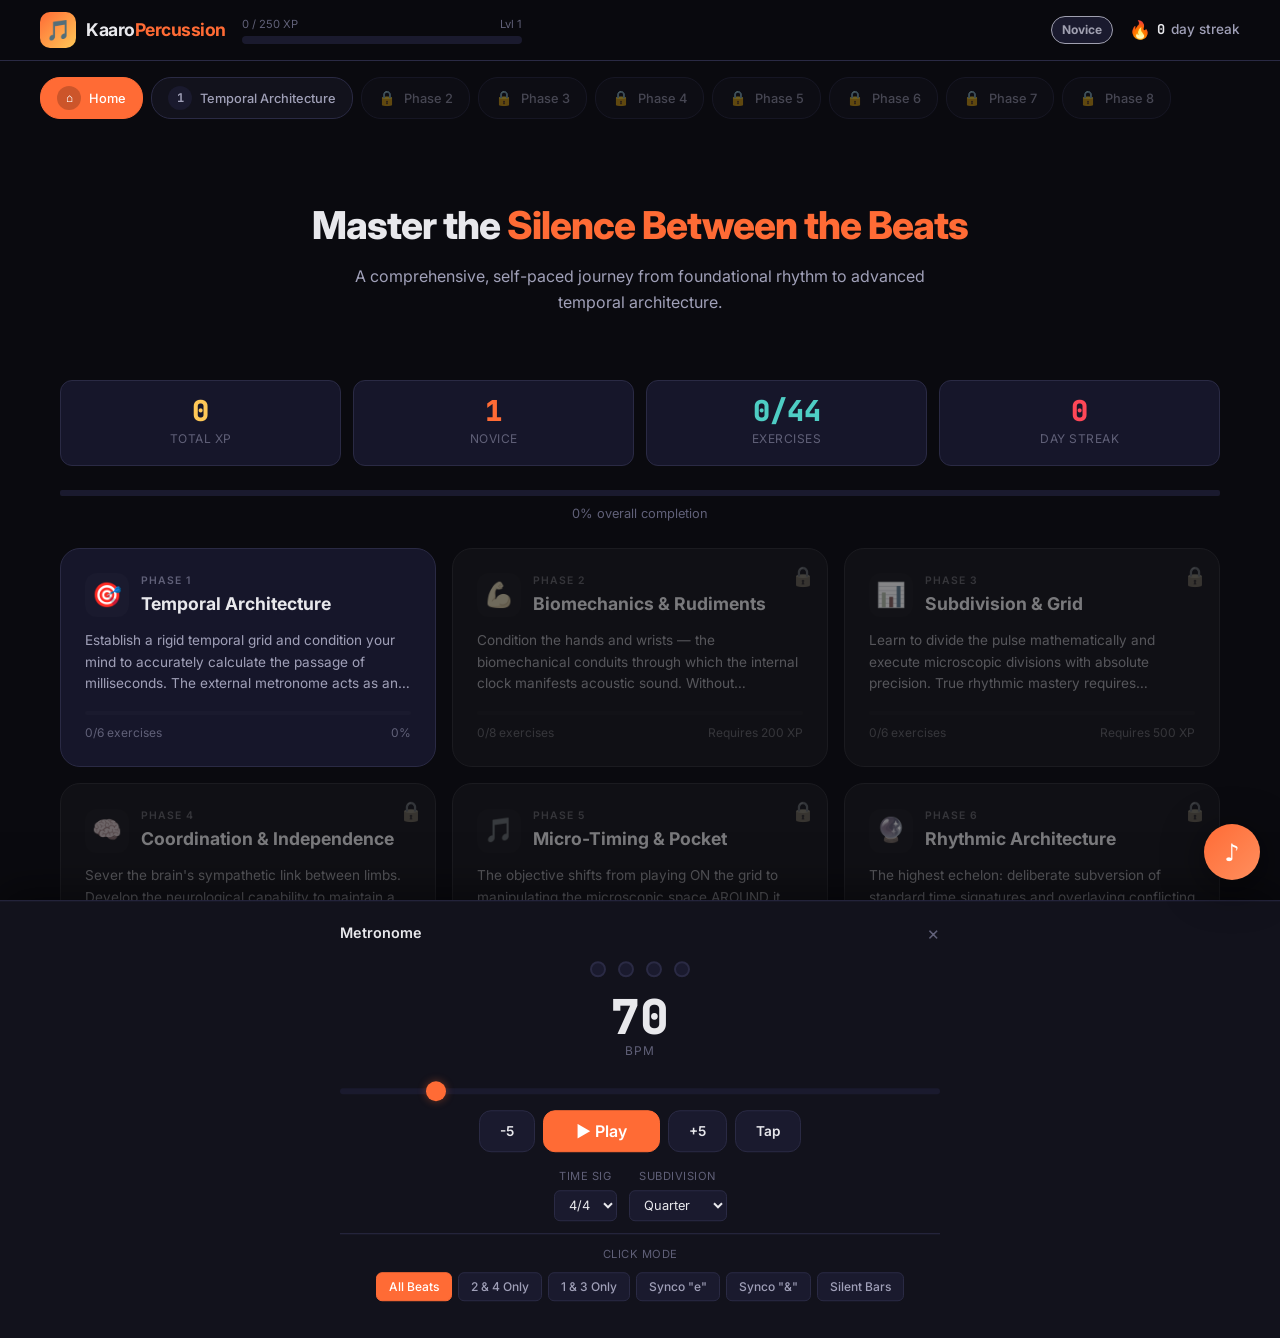
<file: index.html>
<!DOCTYPE html>
<html lang="en" prefix="og: https://ogp.me/ns#">
<head>
  <meta charset="UTF-8">
  <meta name="viewport" content="width=device-width, initial-scale=1.0">

  <!-- Primary Meta Tags -->
  <title>KaaroPercussion — Master the Silence Between the Beats</title>
  <meta name="title" content="KaaroPercussion — Master the Silence Between the Beats">
  <meta name="description" content="A free, self-paced percussion training game. 8 phases from foundational rhythm to advanced temporal architecture. Built-in metronome with ghost beats, virtual tap pads with timing accuracy tracking, XP leveling, and curated video lessons.">
  <meta name="keywords" content="drums, percussion, drumming, practice, metronome, rhythm training, drum rudiments, polyrhythm, subdivisions, limb independence, micro-timing, stick control, drum lessons, music education, tap pads, beat trainer">
  <meta name="author" content="KaaroPercussion">
  <meta name="robots" content="index, follow">
  <meta name="googlebot" content="index, follow">
  <meta name="language" content="English">
  <meta name="revisit-after" content="7 days">
  <meta name="rating" content="General">
  <link rel="canonical" href="https://karx.github.io/kaaroPercussion/">

  <!-- Theme -->
  <meta name="theme-color" content="#0a0a0f">
  <meta name="color-scheme" content="dark">
  <meta name="msapplication-TileColor" content="#0a0a0f">
  <meta name="apple-mobile-web-app-capable" content="yes">
  <meta name="apple-mobile-web-app-status-bar-style" content="black-translucent">
  <meta name="apple-mobile-web-app-title" content="KaaroPercussion">

  <!-- Open Graph / Facebook -->
  <meta property="og:type" content="website">
  <meta property="og:url" content="https://karx.github.io/kaaroPercussion/">
  <meta property="og:title" content="KaaroPercussion — Master the Silence Between the Beats">
  <meta property="og:description" content="Free, self-paced percussion training game. 8 phases, 48 exercises, built-in metronome with ghost beats, virtual tap pads with accuracy tracking. Level up from Novice to Temporal Wizard.">
  <meta property="og:image" content="https://karx.github.io/kaaroPercussion/og-image.png">
  <meta property="og:image:secure_url" content="https://karx.github.io/kaaroPercussion/og-image.png">
  <meta property="og:image:type" content="image/png">
  <meta property="og:image:width" content="1200">
  <meta property="og:image:height" content="630">
  <meta property="og:image:alt" content="KaaroPercussion dashboard showing 8 phases of percussion training with polyrhythm circle visualization">
  <meta property="og:site_name" content="KaaroPercussion">
  <meta property="og:locale" content="en_US">

  <!-- Twitter Card -->
  <meta name="twitter:card" content="summary_large_image">
  <meta name="twitter:url" content="https://karx.github.io/kaaroPercussion/">
  <meta name="twitter:title" content="KaaroPercussion — Master the Silence Between the Beats">
  <meta name="twitter:description" content="Free percussion training game. 8 phases, built-in metronome with ghost beats, virtual tap pads, XP system. From foundational rhythm to polyrhythms &amp; metric modulation.">
  <meta name="twitter:image" content="https://karx.github.io/kaaroPercussion/og-image.png">
  <meta name="twitter:image:alt" content="KaaroPercussion — 8-phase percussion training tool with metronome, tap pads, and accuracy tracking">

  <!-- Favicons -->
  <link rel="icon" type="image/svg+xml" href="favicon.svg">
  <link rel="icon" type="image/svg+xml" sizes="32x32" href="favicon.svg">
  <link rel="apple-touch-icon" href="favicon.svg">

  <!-- Web App Manifest -->
  <link rel="manifest" href="site.webmanifest">

  <!-- JSON-LD Structured Data -->
  <script type="application/ld+json">
  {
    "@context": "https://schema.org",
    "@type": "WebApplication",
    "name": "KaaroPercussion",
    "alternateName": "Kaaro Percussion Trainer",
    "url": "https://karx.github.io/kaaroPercussion/",
    "description": "A free, self-paced, gamified percussion training tool. 8 phases covering foundational rhythm, biomechanics, subdivisions, limb independence, micro-timing, polyrhythms, hand percussion, and professional practice architecture.",
    "applicationCategory": "EducationalApplication",
    "applicationSubCategory": "Music Education",
    "operatingSystem": "Any",
    "browserRequirements": "Requires JavaScript. Requires Web Audio API.",
    "offers": {
      "@type": "Offer",
      "price": "0",
      "priceCurrency": "USD"
    },
    "author": {
      "@type": "Organization",
      "name": "KaaroPercussion"
    },
    "image": "https://karx.github.io/kaaroPercussion/og-image.png",
    "screenshot": "https://karx.github.io/kaaroPercussion/og-image.png",
    "featureList": [
      "Built-in Web Audio metronome with ghost beat modes (silent bars, backbeat only, syncopation)",
      "6 virtual tap pads with synthesized drum sounds (keyboard & touch)",
      "Real-time timing accuracy tracking (ms offset from grid)",
      "8-phase structured curriculum from beginner to advanced",
      "48 exercises with interactive tools",
      "XP system with 10 levels and streak tracking",
      "Visual rhythm notation: accent grids, sticking patterns, polyrhythm circles",
      "Animated polyrhythm visualization with sweep hand",
      "Curated YouTube video lessons embedded per phase",
      "Practice timer for structured sessions",
      "Progress saved locally — no account needed",
      "Mobile-responsive dark theme"
    ],
    "educationalLevel": "Beginner to Advanced",
    "learningResourceType": "Interactive Resource",
    "teaches": [
      "Drum rudiments",
      "Rhythmic subdivision",
      "Metronomic timekeeping",
      "Limb independence",
      "Polyrhythms",
      "Metric modulation",
      "Micro-timing and pocket feel",
      "Hand percussion technique",
      "Practice routine architecture"
    ],
    "inLanguage": "en",
    "isAccessibleForFree": true,
    "interactionStatistic": [
      {
        "@type": "InteractionCounter",
        "interactionType": "https://schema.org/PlayAction",
        "userInteractionCount": 48,
        "description": "Total exercises across 8 phases"
      }
    ],
    "potentialAction": [
      {
        "@type": "PlayAction",
        "name": "Start Training",
        "target": "https://karx.github.io/kaaroPercussion/"
      },
      {
        "@type": "InteractAction",
        "name": "Use Metronome",
        "target": "https://karx.github.io/kaaroPercussion/#metronome",
        "description": "Open the built-in metronome with ghost beat modes"
      },
      {
        "@type": "InteractAction",
        "name": "Practice with Tap Pads",
        "description": "Use virtual drum pads to practice timing against the metronome"
      }
    ],
    "aggregateRating": {
      "@type": "AggregateRating",
      "ratingValue": "0",
      "bestRating": "100",
      "worstRating": "0",
      "ratingCount": "0",
      "description": "XP-based progression score (Novice to Temporal Wizard)"
    }
  }
  </script>

  <!-- Course Structured Data -->
  <script type="application/ld+json">
  {
    "@context": "https://schema.org",
    "@type": "Course",
    "name": "Comprehensive Percussion Training: From Foundational Rhythm to Advanced Temporal Architecture",
    "description": "A structured, 8-phase percussion curriculum covering metronomic timekeeping, stick control, subdivisions, limb independence, micro-timing, polyrhythms, hand percussion, and professional practice routines.",
    "provider": {
      "@type": "Organization",
      "name": "KaaroPercussion"
    },
    "educationalLevel": "Beginner to Advanced",
    "isAccessibleForFree": true,
    "inLanguage": "en",
    "numberOfCredits": 0,
    "hasCourseInstance": {
      "@type": "CourseInstance",
      "courseMode": "Online",
      "courseWorkload": "Self-paced"
    },
    "syllabusSections": [
      "Phase I: Temporal Architecture & Metronomic Continuum",
      "Phase II: Kinesiology, Biomechanics & Rudiments",
      "Phase III: Subdivision Fluency & Grid Methodology",
      "Phase IV: Four-Way Coordination & Limb Independence",
      "Phase V: Expressive Micro-Timing & The Pocket",
      "Phase VI: Advanced Rhythmic Architecture — Polyrhythms & Metric Modulation",
      "Phase VII: Hand Percussion — Somatic Rhythmic Expression",
      "Phase VIII: Professional Practice Regimen & Technology Integration"
    ]
  }
  </script>

  <!-- Preconnect for performance -->
  <link rel="preconnect" href="https://fonts.googleapis.com">
  <link rel="preconnect" href="https://fonts.gstatic.com" crossorigin>
  <link rel="preconnect" href="https://www.youtube-nocookie.com">

  <!-- Stylesheet -->
  <link rel="stylesheet" href="style.css">
</head>
<body>

  <!-- Header -->
  <header id="app-header">
    <div class="header-inner">
      <div class="logo">
        <div class="logo-icon">&#127925;</div>
        <div class="logo-text">Kaaro<span>Percussion</span></div>
      </div>
      <div class="xp-bar-container">
        <div class="xp-bar-label">
          <span id="xp-label">0 / 250 XP</span>
          <span id="level-label">Lvl 1</span>
        </div>
        <div class="xp-bar">
          <div class="xp-bar-fill" id="xp-bar-fill" style="width: 0%"></div>
        </div>
      </div>
      <div class="header-stats">
        <span class="level-badge" id="level-badge">Novice</span>
        <div class="stat-badge">
          <span class="icon">&#128293;</span>
          <span class="value" id="streak-value">0</span>
          <span>day streak</span>
        </div>
      </div>
    </div>
  </header>

  <!-- Phase Navigation -->
  <nav id="phase-nav">
    <div class="phase-nav-inner" id="phase-nav-inner">
      <!-- Populated by JS -->
    </div>
  </nav>

  <!-- Main Content -->
  <main id="app-content">
    <!-- Views rendered here by JS -->
  </main>

  <!-- Metronome Toggle Button -->
  <button class="metronome-toggle" id="metronome-toggle" title="Toggle Metronome">
    &#9834;
  </button>

  <!-- Metronome Panel -->
  <div id="metronome-panel">
    <div class="metronome-inner">
      <div class="metronome-header">
        <h3>Metronome</h3>
        <button class="metronome-close" id="metronome-close">&times;</button>
      </div>
      <div class="metronome-pulse" id="metronome-pulse">
        <!-- Pulse dots populated by JS -->
      </div>
      <div class="metronome-bpm-display">
        <div class="metronome-bpm-value" id="bpm-display">70</div>
        <div class="metronome-bpm-label">BPM</div>
      </div>
      <input type="range" class="metronome-slider" id="bpm-slider" min="30" max="300" value="70">
      <div class="metronome-controls">
        <button class="metro-btn" id="bpm-down">-5</button>
        <button class="metro-btn play-btn" id="metro-play">&#9654; Play</button>
        <button class="metro-btn" id="bpm-up">+5</button>
        <button class="metro-btn" id="tap-tempo">Tap</button>
      </div>
      <div class="metronome-options">
        <div class="metro-option">
          <label>Time Sig</label>
          <select id="time-sig">
            <option value="2">2/4</option>
            <option value="3">3/4</option>
            <option value="4" selected>4/4</option>
            <option value="5">5/4</option>
            <option value="6">6/8</option>
            <option value="7">7/8</option>
          </select>
        </div>
        <div class="metro-option">
          <label>Subdivision</label>
          <select id="subdivision">
            <option value="1" selected>Quarter</option>
            <option value="2">Eighth</option>
            <option value="3">Triplet</option>
            <option value="4">Sixteenth</option>
          </select>
        </div>
      </div>
      <div class="metro-ghost-mode">
        <label>Click Mode</label>
        <div class="ghost-mode-select" id="ghost-mode-select">
          <button class="ghost-mode-btn active" data-ghost="all">All Beats</button>
          <button class="ghost-mode-btn" data-ghost="2-4">2 &amp; 4 Only</button>
          <button class="ghost-mode-btn" data-ghost="1-3">1 &amp; 3 Only</button>
          <button class="ghost-mode-btn" data-ghost="synco-e">Synco "e"</button>
          <button class="ghost-mode-btn" data-ghost="synco-and">Synco "&amp;"</button>
          <button class="ghost-mode-btn" data-ghost="silent-bars">Silent Bars</button>
        </div>
        <div class="ghost-bar-counter" id="ghost-bar-counter"></div>
      </div>
    </div>
  </div>

  <!-- Toast Container -->
  <div id="toast-container"></div>

  <!-- Scripts -->
  <script src="data.js"></script>
  <script src="app.js"></script>

</body>
</html>
</file>
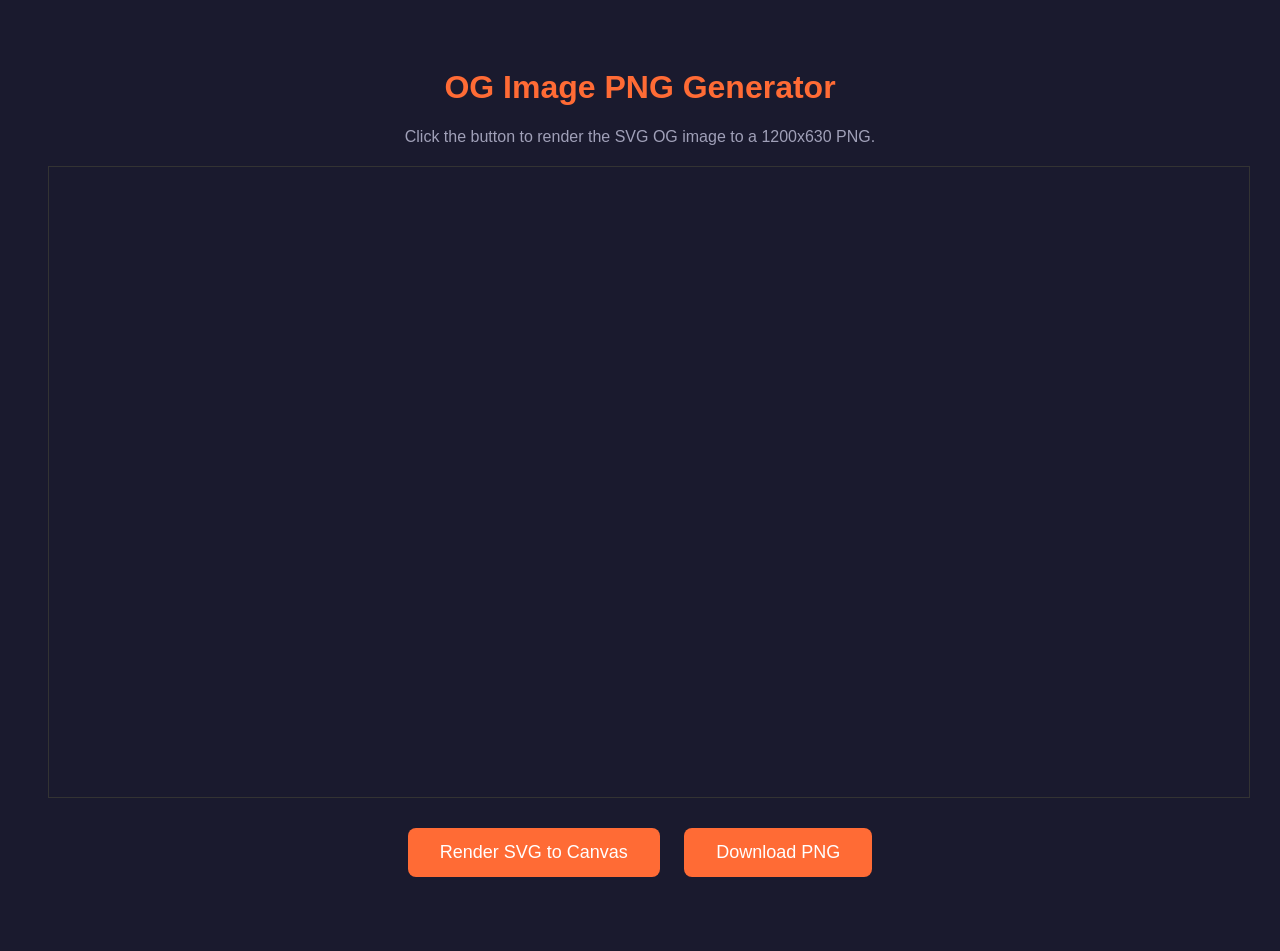
<file: generate-og-png.html>
<!DOCTYPE html>
<html>
<head>
  <meta charset="UTF-8">
  <title>Generate OG Image PNG</title>
  <style>
    body { font-family: Arial, sans-serif; background: #1a1a2e; color: #e8e8ec; padding: 40px; text-align: center; }
    h1 { color: #ff6b35; }
    p { color: #a0a0b8; }
    canvas { border: 1px solid #333; margin: 20px 0; display: block; margin-left: auto; margin-right: auto; }
    button { background: #ff6b35; color: #fff; border: none; padding: 14px 32px; font-size: 18px; border-radius: 8px; cursor: pointer; margin: 10px; }
    button:hover { background: #e85a2a; }
    .status { margin-top: 16px; color: #4ecdc4; }
  </style>
</head>
<body>
  <h1>OG Image PNG Generator</h1>
  <p>Click the button to render the SVG OG image to a 1200x630 PNG.</p>
  <canvas id="canvas" width="1200" height="630"></canvas>
  <div>
    <button id="render-btn">Render SVG to Canvas</button>
    <button id="download-btn" disabled>Download PNG</button>
  </div>
  <div class="status" id="status"></div>

  <script>
    const canvas = document.getElementById('canvas');
    const ctx = canvas.getContext('2d');
    const status = document.getElementById('status');
    const renderBtn = document.getElementById('render-btn');
    const downloadBtn = document.getElementById('download-btn');

    renderBtn.addEventListener('click', async () => {
      status.textContent = 'Loading SVG...';
      try {
        const resp = await fetch('og-image.svg');
        const svgText = await resp.text();
        const blob = new Blob([svgText], { type: 'image/svg+xml;charset=utf-8' });
        const url = URL.createObjectURL(blob);
        const img = new Image();
        img.onload = () => {
          ctx.clearRect(0, 0, 1200, 630);
          ctx.drawImage(img, 0, 0, 1200, 630);
          URL.revokeObjectURL(url);
          status.textContent = 'Rendered! Click "Download PNG" to save.';
          downloadBtn.disabled = false;
        };
        img.onerror = () => {
          status.textContent = 'Error rendering SVG. Check console.';
          URL.revokeObjectURL(url);
        };
        img.width = 1200;
        img.height = 630;
        img.src = url;
      } catch (e) {
        status.textContent = 'Fetch error: ' + e.message;
      }
    });

    downloadBtn.addEventListener('click', () => {
      const link = document.createElement('a');
      link.download = 'og-image.png';
      link.href = canvas.toDataURL('image/png');
      link.click();
      status.textContent = 'Downloaded! Place og-image.png in the project root.';
    });
  </script>
</body>
</html>
</file>
<file: style.css>
/* ============================================================
   KaaroPercussion - Design System & Styles
   ============================================================ */

@import url('https://fonts.googleapis.com/css2?family=Inter:wght@300;400;500;600;700;800&family=JetBrains+Mono:wght@400;500;700&display=swap');

/* --- CSS Variables --- */
:root {
  --bg-primary: #0a0a0f;
  --bg-secondary: #12121c;
  --bg-tertiary: #1a1a2e;
  --bg-card: #16162a;
  --bg-elevated: #1e1e38;
  --accent-primary: #ff6b35;
  --accent-secondary: #ffc857;
  --accent-tertiary: #4ecdc4;
  --accent-purple: #9b59b6;
  --text-primary: #e8e8ec;
  --text-secondary: #a0a0b8;
  --text-muted: #606078;
  --danger: #ff4757;
  --success: #2ed573;
  --border: #2a2a44;
  --radius-sm: 6px;
  --radius-md: 12px;
  --radius-lg: 20px;
  --radius-xl: 28px;
  --shadow-sm: 0 2px 8px rgba(0,0,0,0.3);
  --shadow-md: 0 4px 24px rgba(0,0,0,0.4);
  --shadow-lg: 0 8px 40px rgba(0,0,0,0.5);
  --shadow-glow: 0 0 20px rgba(255,107,53,0.15);
  --font-body: 'Inter', system-ui, -apple-system, sans-serif;
  --font-mono: 'JetBrains Mono', 'Fira Code', 'Consolas', monospace;
  --transition: 0.25s cubic-bezier(0.4, 0, 0.2, 1);
}

/* --- Reset & Base --- */
*, *::before, *::after { box-sizing: border-box; margin: 0; padding: 0; }

html {
  font-size: 16px;
  scroll-behavior: smooth;
  -webkit-text-size-adjust: 100%;
}

body {
  font-family: var(--font-body);
  background: var(--bg-primary);
  color: var(--text-primary);
  line-height: 1.6;
  min-height: 100vh;
  overflow-x: hidden;
  -webkit-font-smoothing: antialiased;
}

a { color: var(--accent-tertiary); text-decoration: none; }
a:hover { text-decoration: underline; }

button {
  font-family: var(--font-body);
  cursor: pointer;
  border: none;
  outline: none;
  background: none;
  color: var(--text-primary);
}

/* --- Scrollbar --- */
::-webkit-scrollbar { width: 6px; }
::-webkit-scrollbar-track { background: var(--bg-primary); }
::-webkit-scrollbar-thumb { background: var(--border); border-radius: 3px; }
::-webkit-scrollbar-thumb:hover { background: var(--text-muted); }

/* ============================================================
   HEADER
   ============================================================ */
#app-header {
  position: sticky;
  top: 0;
  z-index: 100;
  background: rgba(10, 10, 15, 0.92);
  backdrop-filter: blur(12px);
  border-bottom: 1px solid var(--border);
  padding: 12px 20px;
}

.header-inner {
  max-width: 1200px;
  margin: 0 auto;
  display: flex;
  align-items: center;
  gap: 16px;
  flex-wrap: wrap;
}

.logo {
  display: flex;
  align-items: center;
  gap: 10px;
  flex-shrink: 0;
}

.logo-icon {
  width: 36px;
  height: 36px;
  background: linear-gradient(135deg, var(--accent-primary), var(--accent-secondary));
  border-radius: 10px;
  display: flex;
  align-items: center;
  justify-content: center;
  font-size: 20px;
}

.logo-text {
  font-size: 1.1rem;
  font-weight: 700;
  letter-spacing: -0.5px;
}

.logo-text span { color: var(--accent-primary); }

.header-stats {
  display: flex;
  align-items: center;
  gap: 16px;
  margin-left: auto;
}

.stat-badge {
  display: flex;
  align-items: center;
  gap: 6px;
  font-size: 0.85rem;
  color: var(--text-secondary);
  font-weight: 500;
}

.stat-badge .value {
  color: var(--text-primary);
  font-weight: 700;
  font-family: var(--font-mono);
}

.stat-badge .icon { font-size: 1.1rem; }

/* XP Bar */
.xp-bar-container {
  flex: 1;
  min-width: 120px;
  max-width: 280px;
}

.xp-bar-label {
  font-size: 0.7rem;
  color: var(--text-muted);
  margin-bottom: 3px;
  display: flex;
  justify-content: space-between;
}

.xp-bar {
  height: 8px;
  background: var(--bg-tertiary);
  border-radius: 4px;
  overflow: hidden;
}

.xp-bar-fill {
  height: 100%;
  background: linear-gradient(90deg, var(--accent-primary), var(--accent-secondary));
  border-radius: 4px;
  transition: width 0.6s ease;
  position: relative;
}

.xp-bar-fill::after {
  content: '';
  position: absolute;
  top: 0; right: 0;
  width: 30px; height: 100%;
  background: linear-gradient(90deg, transparent, rgba(255,255,255,0.2));
}

.level-badge {
  display: inline-flex;
  align-items: center;
  gap: 4px;
  padding: 3px 10px;
  border-radius: 20px;
  font-size: 0.75rem;
  font-weight: 700;
  background: var(--bg-tertiary);
  border: 1px solid var(--border);
  white-space: nowrap;
}

/* ============================================================
   PHASE NAVIGATION
   ============================================================ */
#phase-nav {
  padding: 16px 20px;
  overflow-x: auto;
  scroll-snap-type: x mandatory;
  -webkit-overflow-scrolling: touch;
  scrollbar-width: none;
}
#phase-nav::-webkit-scrollbar { display: none; }

.phase-nav-inner {
  max-width: 1200px;
  margin: 0 auto;
  display: flex;
  gap: 8px;
}

.phase-nav-item {
  scroll-snap-align: center;
  display: flex;
  align-items: center;
  gap: 8px;
  padding: 8px 16px;
  border-radius: var(--radius-lg);
  background: var(--bg-secondary);
  border: 1px solid var(--border);
  font-size: 0.8rem;
  font-weight: 500;
  color: var(--text-secondary);
  white-space: nowrap;
  transition: var(--transition);
  cursor: pointer;
  flex-shrink: 0;
}

.phase-nav-item:hover { background: var(--bg-tertiary); color: var(--text-primary); }
.phase-nav-item.active { background: var(--accent-primary); color: #fff; border-color: var(--accent-primary); }
.phase-nav-item.locked { opacity: 0.4; cursor: not-allowed; }
.phase-nav-item.completed { border-color: var(--success); }
.phase-nav-item .nav-num {
  width: 24px; height: 24px;
  border-radius: 50%;
  background: var(--bg-tertiary);
  display: flex; align-items: center; justify-content: center;
  font-weight: 700; font-size: 0.75rem;
  font-family: var(--font-mono);
}
.phase-nav-item.active .nav-num { background: rgba(0,0,0,0.2); }
.phase-nav-item.locked .nav-lock { font-size: 0.9rem; }

/* ============================================================
   MAIN CONTENT
   ============================================================ */
#app-content {
  max-width: 1200px;
  margin: 0 auto;
  padding: 20px;
  padding-bottom: 100px;
}

/* --- Dashboard View --- */
.dashboard-hero {
  text-align: center;
  padding: 40px 20px;
}

.dashboard-hero h1 {
  font-size: clamp(1.6rem, 4vw, 2.4rem);
  font-weight: 800;
  letter-spacing: -1px;
  margin-bottom: 8px;
}

.dashboard-hero h1 span { color: var(--accent-primary); }

.dashboard-hero p {
  color: var(--text-secondary);
  font-size: 1rem;
  max-width: 600px;
  margin: 0 auto;
}

.dashboard-stats {
  display: grid;
  grid-template-columns: repeat(auto-fit, minmax(140px, 1fr));
  gap: 12px;
  margin: 24px 0;
}

.dashboard-stat-card {
  background: var(--bg-card);
  border: 1px solid var(--border);
  border-radius: var(--radius-md);
  padding: 16px;
  text-align: center;
}

.dashboard-stat-card .stat-value {
  font-size: 1.8rem;
  font-weight: 800;
  font-family: var(--font-mono);
  line-height: 1;
  margin-bottom: 4px;
}

.dashboard-stat-card .stat-label {
  font-size: 0.75rem;
  color: var(--text-muted);
  text-transform: uppercase;
  letter-spacing: 0.5px;
}

/* Phase Cards Grid */
.phase-grid {
  display: grid;
  grid-template-columns: repeat(auto-fill, minmax(280px, 1fr));
  gap: 16px;
  margin-top: 24px;
}

.phase-card {
  background: var(--bg-card);
  border: 1px solid var(--border);
  border-radius: var(--radius-lg);
  padding: 24px;
  cursor: pointer;
  transition: var(--transition);
  position: relative;
  overflow: hidden;
}

.phase-card:hover {
  transform: translateY(-2px);
  border-color: var(--accent-primary);
  box-shadow: var(--shadow-glow);
}

.phase-card.locked {
  filter: grayscale(0.8);
  opacity: 0.5;
  cursor: not-allowed;
}

.phase-card.locked:hover { transform: none; border-color: var(--border); box-shadow: none; }

.phase-card.completed { border-color: var(--success); }

.phase-card-header {
  display: flex;
  align-items: center;
  gap: 12px;
  margin-bottom: 12px;
}

.phase-card-icon {
  width: 44px; height: 44px;
  background: var(--bg-tertiary);
  border-radius: var(--radius-md);
  display: flex; align-items: center; justify-content: center;
  font-size: 1.5rem;
}

.phase-card-number {
  font-size: 0.65rem;
  text-transform: uppercase;
  letter-spacing: 1px;
  color: var(--text-muted);
  font-weight: 600;
}

.phase-card-title {
  font-size: 1.1rem;
  font-weight: 700;
}

.phase-card-desc {
  font-size: 0.85rem;
  color: var(--text-secondary);
  margin-bottom: 16px;
  display: -webkit-box;
  -webkit-line-clamp: 3;
  -webkit-box-orient: vertical;
  overflow: hidden;
}

.phase-card-progress {
  height: 4px;
  background: var(--bg-tertiary);
  border-radius: 2px;
  overflow: hidden;
}

.phase-card-progress-fill {
  height: 100%;
  background: var(--accent-tertiary);
  border-radius: 2px;
  transition: width 0.4s ease;
}

.phase-card-footer {
  display: flex;
  justify-content: space-between;
  align-items: center;
  margin-top: 8px;
  font-size: 0.75rem;
  color: var(--text-muted);
}

.phase-lock-overlay {
  position: absolute;
  top: 12px; right: 12px;
  font-size: 1.2rem;
  opacity: 0.5;
}

/* --- Phase Detail View --- */
.phase-detail-header {
  margin-bottom: 24px;
}

.phase-detail-header .back-btn {
  display: inline-flex;
  align-items: center;
  gap: 6px;
  color: var(--text-secondary);
  font-size: 0.85rem;
  margin-bottom: 16px;
  cursor: pointer;
  transition: var(--transition);
}

.phase-detail-header .back-btn:hover { color: var(--text-primary); }

.phase-detail-header h2 {
  font-size: clamp(1.4rem, 3vw, 2rem);
  font-weight: 800;
  letter-spacing: -0.5px;
}

.phase-detail-header .phase-subtitle {
  color: var(--accent-primary);
  font-size: 0.85rem;
  font-weight: 600;
  text-transform: uppercase;
  letter-spacing: 1px;
  margin-bottom: 4px;
}

.phase-detail-header .phase-desc {
  color: var(--text-secondary);
  font-size: 0.95rem;
  margin-top: 8px;
  max-width: 700px;
}

.phase-progress-bar {
  margin-top: 16px;
}

/* Lesson Accordion */
.lesson-list { display: flex; flex-direction: column; gap: 12px; }

.lesson-item {
  background: var(--bg-card);
  border: 1px solid var(--border);
  border-radius: var(--radius-md);
  overflow: hidden;
  transition: var(--transition);
}

.lesson-item.completed { border-left: 3px solid var(--success); }
.lesson-item.in-progress { border-left: 3px solid var(--accent-primary); }

.lesson-header {
  padding: 16px 20px;
  cursor: pointer;
  display: flex;
  align-items: center;
  gap: 12px;
  transition: var(--transition);
}

.lesson-header:hover { background: var(--bg-tertiary); }

.lesson-status-icon {
  width: 28px; height: 28px;
  border-radius: 50%;
  border: 2px solid var(--border);
  display: flex; align-items: center; justify-content: center;
  font-size: 0.75rem;
  flex-shrink: 0;
}

.lesson-item.completed .lesson-status-icon {
  background: var(--success);
  border-color: var(--success);
  color: #fff;
}

.lesson-item.in-progress .lesson-status-icon {
  border-color: var(--accent-primary);
  color: var(--accent-primary);
}

.lesson-title {
  font-weight: 600;
  font-size: 0.95rem;
  flex: 1;
}

.lesson-meta {
  font-size: 0.75rem;
  color: var(--text-muted);
  display: flex;
  align-items: center;
  gap: 8px;
}

.lesson-chevron {
  color: var(--text-muted);
  transition: transform var(--transition);
  font-size: 0.8rem;
}

.lesson-item.expanded .lesson-chevron { transform: rotate(180deg); }

.lesson-body {
  display: none;
  padding: 0 20px 20px;
  border-top: 1px solid var(--border);
}

.lesson-item.expanded .lesson-body { display: block; }

.lesson-content {
  padding: 16px 0;
  font-size: 0.9rem;
  color: var(--text-secondary);
  line-height: 1.7;
}

.lesson-content p { margin-bottom: 12px; }
.lesson-content strong { color: var(--text-primary); }
.lesson-content em { color: var(--accent-secondary); font-style: italic; }

/* Data Tables in Lesson Content */
.data-table {
  width: 100%;
  border-collapse: collapse;
  margin: 16px 0;
  font-size: 0.85rem;
}

.data-table th {
  background: var(--bg-tertiary);
  color: var(--accent-secondary);
  text-align: left;
  padding: 10px 12px;
  font-weight: 600;
  font-size: 0.8rem;
  text-transform: uppercase;
  letter-spacing: 0.5px;
}

.data-table td {
  padding: 10px 12px;
  border-bottom: 1px solid var(--border);
  color: var(--text-secondary);
}

.data-table tr:hover td { background: rgba(255,255,255,0.02); }

/* Videos Section */
.lesson-videos {
  margin: 16px 0;
}

.lesson-videos h4 {
  font-size: 0.8rem;
  text-transform: uppercase;
  letter-spacing: 1px;
  color: var(--text-muted);
  margin-bottom: 12px;
}

.video-grid {
  display: grid;
  grid-template-columns: repeat(auto-fill, minmax(280px, 1fr));
  gap: 12px;
}

.video-card {
  border-radius: var(--radius-md);
  overflow: hidden;
  background: var(--bg-tertiary);
  border: 1px solid var(--border);
}

.video-embed {
  aspect-ratio: 16 / 9;
  width: 100%;
}

.video-embed iframe {
  width: 100%;
  height: 100%;
  border: none;
}

.video-title {
  padding: 8px 12px;
  font-size: 0.8rem;
  color: var(--text-secondary);
}

/* Resources */
.lesson-resources {
  margin: 12px 0;
}

.lesson-resources h4 {
  font-size: 0.8rem;
  text-transform: uppercase;
  letter-spacing: 1px;
  color: var(--text-muted);
  margin-bottom: 8px;
}

.resource-link {
  display: flex;
  align-items: center;
  gap: 8px;
  padding: 8px 12px;
  background: var(--bg-tertiary);
  border-radius: var(--radius-sm);
  margin-bottom: 6px;
  font-size: 0.85rem;
  transition: var(--transition);
}

.resource-link:hover { background: var(--bg-elevated); text-decoration: none; }

/* Exercise List */
.exercise-list {
  margin-top: 16px;
}

.exercise-list h4 {
  font-size: 0.8rem;
  text-transform: uppercase;
  letter-spacing: 1px;
  color: var(--text-muted);
  margin-bottom: 12px;
}

.exercise-card {
  background: var(--bg-tertiary);
  border: 1px solid var(--border);
  border-radius: var(--radius-md);
  padding: 16px;
  margin-bottom: 8px;
  cursor: pointer;
  transition: var(--transition);
  display: flex;
  align-items: center;
  gap: 12px;
}

.exercise-card:hover {
  border-color: var(--accent-primary);
  transform: translateX(4px);
}

.exercise-card.completed {
  border-left: 3px solid var(--success);
}

.exercise-status {
  width: 24px; height: 24px;
  border-radius: 50%;
  border: 2px solid var(--border);
  display: flex; align-items: center; justify-content: center;
  font-size: 0.65rem;
  flex-shrink: 0;
}

.exercise-card.completed .exercise-status {
  background: var(--success);
  border-color: var(--success);
  color: #fff;
}

.exercise-info { flex: 1; }
.exercise-info h5 { font-size: 0.9rem; font-weight: 600; margin-bottom: 2px; }
.exercise-type-tag {
  font-size: 0.65rem;
  text-transform: uppercase;
  letter-spacing: 0.5px;
  color: var(--accent-tertiary);
  font-weight: 600;
}

.exercise-xp {
  font-family: var(--font-mono);
  font-size: 0.8rem;
  color: var(--accent-secondary);
  font-weight: 700;
  white-space: nowrap;
}

/* --- Exercise View --- */
.exercise-view {
  max-width: 800px;
  margin: 0 auto;
}

.exercise-view .back-btn {
  display: inline-flex;
  align-items: center;
  gap: 6px;
  color: var(--text-secondary);
  font-size: 0.85rem;
  margin-bottom: 20px;
  cursor: pointer;
  transition: var(--transition);
}

.exercise-view .back-btn:hover { color: var(--text-primary); }

.exercise-view h2 {
  font-size: 1.5rem;
  font-weight: 800;
  margin-bottom: 4px;
}

.exercise-view .exercise-type-label {
  font-size: 0.75rem;
  text-transform: uppercase;
  letter-spacing: 1px;
  color: var(--accent-tertiary);
  font-weight: 600;
  margin-bottom: 16px;
}

.exercise-instructions {
  background: var(--bg-card);
  border: 1px solid var(--border);
  border-radius: var(--radius-md);
  padding: 20px;
  font-size: 0.95rem;
  color: var(--text-secondary);
  line-height: 1.7;
  margin-bottom: 20px;
}

.exercise-tools {
  margin: 20px 0;
}

/* Checklist (self-assessment) */
.checklist {
  list-style: none;
  margin: 16px 0;
}

.checklist-item {
  display: flex;
  align-items: center;
  gap: 12px;
  padding: 12px 16px;
  background: var(--bg-card);
  border: 1px solid var(--border);
  border-radius: var(--radius-sm);
  margin-bottom: 6px;
  cursor: pointer;
  transition: var(--transition);
  font-size: 0.9rem;
}

.checklist-item:hover { background: var(--bg-tertiary); }

.checklist-item.checked {
  border-color: var(--success);
  background: rgba(46, 213, 115, 0.05);
}

.checklist-checkbox {
  width: 22px; height: 22px;
  border: 2px solid var(--border);
  border-radius: 4px;
  display: flex; align-items: center; justify-content: center;
  flex-shrink: 0;
  transition: var(--transition);
}

.checklist-item.checked .checklist-checkbox {
  background: var(--success);
  border-color: var(--success);
}

/* Complete Button */
.complete-btn {
  display: flex;
  align-items: center;
  justify-content: center;
  gap: 8px;
  width: 100%;
  padding: 16px;
  background: linear-gradient(135deg, var(--accent-primary), #ff8f5e);
  color: #fff;
  font-size: 1rem;
  font-weight: 700;
  border-radius: var(--radius-md);
  margin-top: 20px;
  transition: var(--transition);
}

.complete-btn:hover { transform: scale(1.02); box-shadow: 0 4px 20px rgba(255,107,53,0.3); }
.complete-btn:active { transform: scale(0.98); }

.complete-btn.completed {
  background: var(--success);
  cursor: default;
}

.complete-btn.completed:hover { transform: none; box-shadow: none; }

/* ============================================================
   RHYTHM VISUALIZATION
   ============================================================ */

/* Accent Grid */
.rhythm-grid {
  display: flex;
  gap: 2px;
  padding: 16px;
  background: var(--bg-card);
  border-radius: var(--radius-md);
  border: 1px solid var(--border);
  overflow-x: auto;
  justify-content: center;
  flex-wrap: wrap;
}

.rhythm-beat {
  display: flex;
  gap: 2px;
  padding: 4px;
  border-right: 1px solid var(--border);
}

.rhythm-beat:last-child { border-right: none; }

.rhythm-note {
  width: 40px; height: 50px;
  display: flex; flex-direction: column;
  align-items: center; justify-content: center;
  border-radius: var(--radius-sm);
  font-family: var(--font-mono);
  font-size: 0.85rem;
  color: var(--text-muted);
  background: var(--bg-tertiary);
  transition: var(--transition);
}

.rhythm-note.accent {
  background: var(--accent-primary);
  color: #fff;
  font-weight: 700;
  font-size: 1rem;
  box-shadow: 0 0 10px rgba(255,107,53,0.3);
}

.rhythm-note-label {
  font-size: 0.6rem;
  color: var(--text-muted);
  margin-top: 2px;
}

.rhythm-note.accent .rhythm-note-label { color: rgba(255,255,255,0.7); }

/* Sticking Pattern Display */
.sticking-display {
  display: flex;
  gap: 4px;
  padding: 16px;
  background: var(--bg-card);
  border-radius: var(--radius-md);
  border: 1px solid var(--border);
  justify-content: center;
  flex-wrap: wrap;
}

.stick {
  width: 44px; height: 52px;
  display: flex; align-items: center; justify-content: center;
  border-radius: var(--radius-sm);
  font-family: var(--font-mono);
  font-size: 1.1rem;
  font-weight: 500;
  transition: var(--transition);
}

.stick.right { background: rgba(255,107,53,0.15); color: var(--accent-primary); }
.stick.left { background: rgba(78,205,196,0.15); color: var(--accent-tertiary); }
.stick.accent { font-weight: 800; font-size: 1.3rem; }
.stick.right.accent { background: rgba(255,107,53,0.3); }
.stick.left.accent { background: rgba(78,205,196,0.3); }
.stick.grace { font-size: 0.7rem; opacity: 0.6; width: 28px; }
.stick.kick { background: rgba(155,89,182,0.15); color: var(--accent-purple); }
.stick.hihat { background: rgba(255,200,87,0.15); color: var(--accent-secondary); }
.stick.ghost { opacity: 0.4; font-size: 0.8rem; }

.sticking-divider {
  width: 2px; height: 52px;
  background: var(--border);
  margin: 0 8px;
}

/* Polyrhythm Circle */
.polyrhythm-container {
  display: flex;
  flex-direction: column;
  align-items: center;
  padding: 24px;
  background: var(--bg-card);
  border-radius: var(--radius-md);
  border: 1px solid var(--border);
}

.polyrhythm-circle {
  position: relative;
  width: 240px; height: 240px;
}

.polyrhythm-ring {
  position: absolute;
  border: 2px solid var(--border);
  border-radius: 50%;
}

.polyrhythm-ring.outer {
  width: 100%; height: 100%;
  top: 0; left: 0;
}

.polyrhythm-ring.inner {
  width: 70%; height: 70%;
  top: 15%; left: 15%;
}

.polyrhythm-dot {
  position: absolute;
  width: 14px; height: 14px;
  border-radius: 50%;
  transform: translate(-50%, -50%);
  transition: var(--transition);
}

.polyrhythm-dot.rhythm-a { background: var(--accent-primary); }
.polyrhythm-dot.rhythm-b { background: var(--accent-tertiary); }
.polyrhythm-dot.active { transform: translate(-50%, -50%) scale(1.5); box-shadow: 0 0 12px currentColor; }

.polyrhythm-sweep {
  position: absolute;
  top: 50%; left: 50%;
  width: 50%; height: 2px;
  background: linear-gradient(90deg, transparent, var(--accent-secondary));
  transform-origin: left center;
  transition: none;
}

.polyrhythm-label {
  margin-top: 16px;
  font-family: var(--font-mono);
  font-size: 1.2rem;
  font-weight: 700;
  color: var(--text-primary);
}

.polyrhythm-sublabel {
  font-size: 0.8rem;
  color: var(--text-muted);
}

/* Clave Pattern */
.clave-grid {
  display: flex;
  gap: 4px;
  padding: 16px;
  background: var(--bg-card);
  border-radius: var(--radius-md);
  border: 1px solid var(--border);
  justify-content: center;
}

.clave-slot {
  width: 32px; height: 32px;
  border-radius: 50%;
  border: 2px solid var(--border);
  display: flex; align-items: center; justify-content: center;
  transition: var(--transition);
}

.clave-slot.hit {
  background: var(--accent-primary);
  border-color: var(--accent-primary);
}

.clave-slot.bar-divider { margin-left: 8px; }

/* ============================================================
   METRONOME PANEL
   ============================================================ */
.metronome-toggle {
  position: fixed;
  bottom: 20px;
  right: 20px;
  width: 56px; height: 56px;
  border-radius: 50%;
  background: linear-gradient(135deg, var(--accent-primary), #ff8f5e);
  color: #fff;
  font-size: 1.5rem;
  display: flex; align-items: center; justify-content: center;
  box-shadow: var(--shadow-lg);
  z-index: 200;
  transition: var(--transition);
}

.metronome-toggle:hover { transform: scale(1.1); }
.metronome-toggle.active { background: var(--success); }

#metronome-panel {
  position: fixed;
  bottom: 0; left: 0; right: 0;
  background: var(--bg-secondary);
  border-top: 1px solid var(--border);
  padding: 20px;
  z-index: 150;
  transform: translateY(100%);
  transition: transform 0.35s cubic-bezier(0.4, 0, 0.2, 1);
  box-shadow: 0 -8px 40px rgba(0,0,0,0.5);
}

#metronome-panel.open { transform: translateY(0); }

.metronome-inner {
  max-width: 600px;
  margin: 0 auto;
}

.metronome-header {
  display: flex;
  align-items: center;
  justify-content: space-between;
  margin-bottom: 16px;
}

.metronome-header h3 {
  font-size: 0.9rem;
  font-weight: 600;
}

.metronome-close {
  font-size: 1.2rem;
  color: var(--text-muted);
  cursor: pointer;
}

.metronome-bpm-display {
  text-align: center;
  margin-bottom: 16px;
}

.metronome-bpm-value {
  font-family: var(--font-mono);
  font-size: 3rem;
  font-weight: 800;
  line-height: 1;
  color: var(--text-primary);
}

.metronome-bpm-label {
  font-size: 0.75rem;
  color: var(--text-muted);
  text-transform: uppercase;
  letter-spacing: 1px;
}

.metronome-slider {
  width: 100%;
  -webkit-appearance: none;
  appearance: none;
  height: 6px;
  background: var(--bg-tertiary);
  border-radius: 3px;
  outline: none;
  margin-bottom: 16px;
}

.metronome-slider::-webkit-slider-thumb {
  -webkit-appearance: none;
  width: 20px; height: 20px;
  border-radius: 50%;
  background: var(--accent-primary);
  cursor: pointer;
  box-shadow: 0 0 8px rgba(255,107,53,0.4);
}

.metronome-slider::-moz-range-thumb {
  width: 20px; height: 20px;
  border-radius: 50%;
  background: var(--accent-primary);
  cursor: pointer;
  border: none;
}

.metronome-controls {
  display: flex;
  gap: 8px;
  justify-content: center;
  margin-bottom: 16px;
}

.metro-btn {
  padding: 10px 20px;
  border-radius: var(--radius-md);
  font-size: 0.85rem;
  font-weight: 600;
  background: var(--bg-tertiary);
  border: 1px solid var(--border);
  transition: var(--transition);
}

.metro-btn:hover { background: var(--bg-elevated); border-color: var(--accent-primary); }

.metro-btn.play-btn {
  background: var(--accent-primary);
  border-color: var(--accent-primary);
  color: #fff;
  padding: 10px 32px;
  font-size: 1rem;
}

.metro-btn.play-btn.playing { background: var(--danger); border-color: var(--danger); }
.metro-btn.play-btn:hover { opacity: 0.9; }

.metronome-options {
  display: flex;
  gap: 12px;
  justify-content: center;
  flex-wrap: wrap;
}

.metro-option {
  display: flex;
  flex-direction: column;
  align-items: center;
  gap: 4px;
}

.metro-option label {
  font-size: 0.7rem;
  color: var(--text-muted);
  text-transform: uppercase;
  letter-spacing: 0.5px;
}

.metro-option select {
  background: var(--bg-tertiary);
  border: 1px solid var(--border);
  border-radius: var(--radius-sm);
  color: var(--text-primary);
  padding: 6px 10px;
  font-size: 0.8rem;
  font-family: var(--font-body);
}

/* Metronome Pulse Indicator */
.metronome-pulse {
  display: flex;
  justify-content: center;
  gap: 12px;
  margin-bottom: 16px;
}

.pulse-dot {
  width: 16px; height: 16px;
  border-radius: 50%;
  background: var(--bg-tertiary);
  border: 2px solid var(--border);
  transition: all 0.1s ease;
}

.pulse-dot.active {
  background: var(--accent-primary);
  border-color: var(--accent-primary);
  box-shadow: 0 0 12px rgba(255,107,53,0.5);
  transform: scale(1.3);
}

.pulse-dot.downbeat.active {
  background: var(--accent-secondary);
  border-color: var(--accent-secondary);
  box-shadow: 0 0 12px rgba(255,200,87,0.5);
}

/* ============================================================
   TIMER
   ============================================================ */
.practice-timer {
  text-align: center;
  padding: 24px;
  background: var(--bg-card);
  border-radius: var(--radius-md);
  border: 1px solid var(--border);
  margin: 16px 0;
}

.timer-display {
  font-family: var(--font-mono);
  font-size: 3rem;
  font-weight: 800;
  color: var(--text-primary);
  margin-bottom: 12px;
}

.timer-controls {
  display: flex;
  gap: 8px;
  justify-content: center;
}

.timer-btn {
  padding: 10px 24px;
  border-radius: var(--radius-md);
  font-weight: 600;
  background: var(--bg-tertiary);
  border: 1px solid var(--border);
  transition: var(--transition);
}

.timer-btn:hover { border-color: var(--accent-primary); }
.timer-btn.start { background: var(--accent-primary); color: #fff; border-color: var(--accent-primary); }
.timer-btn.pause { background: var(--accent-secondary); color: #000; border-color: var(--accent-secondary); }
.timer-btn.reset { background: var(--bg-tertiary); }

/* ============================================================
   TOAST NOTIFICATIONS
   ============================================================ */
#toast-container {
  position: fixed;
  top: 80px;
  right: 20px;
  z-index: 300;
  display: flex;
  flex-direction: column;
  gap: 8px;
}

.toast {
  padding: 12px 20px;
  border-radius: var(--radius-md);
  background: var(--bg-elevated);
  border: 1px solid var(--border);
  box-shadow: var(--shadow-lg);
  font-size: 0.9rem;
  font-weight: 500;
  animation: toastIn 0.3s ease, toastOut 0.3s ease 2.7s forwards;
  display: flex;
  align-items: center;
  gap: 8px;
  max-width: 320px;
}

.toast.xp { border-color: var(--accent-secondary); }
.toast.xp .toast-icon { color: var(--accent-secondary); }
.toast.level-up { border-color: var(--accent-primary); background: rgba(255,107,53,0.1); }
.toast.streak { border-color: var(--accent-tertiary); }
.toast.unlock { border-color: var(--accent-purple); }

.toast-icon { font-size: 1.2rem; }

@keyframes toastIn {
  from { opacity: 0; transform: translateX(40px); }
  to { opacity: 1; transform: translateX(0); }
}

@keyframes toastOut {
  from { opacity: 1; transform: translateX(0); }
  to { opacity: 0; transform: translateX(40px); }
}

/* ============================================================
   LEVEL UP CELEBRATION
   ============================================================ */
.level-up-overlay {
  position: fixed;
  inset: 0;
  background: rgba(0,0,0,0.85);
  z-index: 500;
  display: flex;
  flex-direction: column;
  align-items: center;
  justify-content: center;
  animation: fadeIn 0.3s ease;
}

.level-up-content {
  text-align: center;
  animation: levelUpPop 0.5s cubic-bezier(0.175, 0.885, 0.32, 1.275);
}

.level-up-content .level-num {
  font-family: var(--font-mono);
  font-size: 5rem;
  font-weight: 800;
  line-height: 1;
  background: linear-gradient(135deg, var(--accent-primary), var(--accent-secondary));
  -webkit-background-clip: text;
  -webkit-text-fill-color: transparent;
  background-clip: text;
}

.level-up-content .level-title {
  font-size: 1.5rem;
  font-weight: 700;
  margin-top: 8px;
  color: var(--text-primary);
}

.level-up-content .level-label {
  font-size: 0.85rem;
  color: var(--text-muted);
  margin-top: 4px;
  text-transform: uppercase;
  letter-spacing: 2px;
}

.level-up-dismiss {
  margin-top: 32px;
  padding: 12px 32px;
  border-radius: var(--radius-lg);
  background: var(--accent-primary);
  color: #fff;
  font-weight: 600;
}

@keyframes fadeIn {
  from { opacity: 0; }
  to { opacity: 1; }
}

@keyframes levelUpPop {
  0% { opacity: 0; transform: scale(0.5); }
  100% { opacity: 1; transform: scale(1); }
}

/* ============================================================
   RESPONSIVE
   ============================================================ */
@media (max-width: 640px) {
  #app-header { padding: 10px 14px; }

  .header-inner { gap: 10px; }

  .logo-text { font-size: 0.95rem; }

  .xp-bar-container { min-width: 80px; max-width: 160px; }

  .header-stats { gap: 10px; }

  .stat-badge { font-size: 0.75rem; }

  .dashboard-hero { padding: 24px 12px; }

  .dashboard-stats { grid-template-columns: repeat(2, 1fr); }

  .phase-grid { grid-template-columns: 1fr; }

  .phase-card { padding: 16px; }

  #app-content { padding: 12px; padding-bottom: 100px; }

  .lesson-header { padding: 12px 14px; }

  .video-grid { grid-template-columns: 1fr; }

  .rhythm-note { width: 32px; height: 40px; font-size: 0.75rem; }

  .stick { width: 36px; height: 44px; font-size: 0.95rem; }

  .metronome-bpm-value { font-size: 2.4rem; }

  .metronome-toggle { bottom: 16px; right: 16px; width: 48px; height: 48px; font-size: 1.2rem; }

  #metronome-panel { padding: 16px; }

  .timer-display { font-size: 2.4rem; }

  .polyrhythm-circle { width: 180px; height: 180px; }

  #toast-container { right: 12px; left: 12px; }
  .toast { max-width: 100%; }
}

@media (min-width: 641px) and (max-width: 1024px) {
  .phase-grid { grid-template-columns: repeat(2, 1fr); }
}

/* ============================================================
   TAP PADS
   ============================================================ */
.tap-pad-container {
  background: var(--bg-card);
  border: 1px solid var(--border);
  border-radius: var(--radius-md);
  padding: 20px;
  margin: 16px 0;
}

.tap-pad-header {
  display: flex;
  align-items: center;
  justify-content: space-between;
  margin-bottom: 16px;
}

.tap-pad-header h4 {
  font-size: 0.8rem;
  text-transform: uppercase;
  letter-spacing: 1px;
  color: var(--text-muted);
}

.tap-pad-grid {
  display: grid;
  grid-template-columns: repeat(3, 1fr);
  gap: 10px;
  max-width: 400px;
  margin: 0 auto;
}

.tap-pad {
  aspect-ratio: 1;
  border-radius: var(--radius-lg);
  display: flex;
  flex-direction: column;
  align-items: center;
  justify-content: center;
  gap: 4px;
  font-weight: 700;
  font-size: 0.85rem;
  cursor: pointer;
  user-select: none;
  -webkit-user-select: none;
  touch-action: manipulation;
  transition: transform 0.08s ease, box-shadow 0.08s ease;
  position: relative;
  overflow: hidden;
  border: 2px solid transparent;
}

.tap-pad::after {
  content: '';
  position: absolute;
  inset: 0;
  border-radius: inherit;
  background: radial-gradient(circle at center, rgba(255,255,255,0.3) 0%, transparent 70%);
  opacity: 0;
  transition: opacity 0.15s ease;
  pointer-events: none;
}

.tap-pad.hit::after { opacity: 1; }
.tap-pad:active, .tap-pad.hit { transform: scale(0.93); }

.tap-pad .pad-label { font-size: 0.7rem; opacity: 0.7; text-transform: uppercase; letter-spacing: 0.5px; }
.tap-pad .pad-key { font-size: 0.6rem; opacity: 0.4; font-family: var(--font-mono); }

.tap-pad.pad-kick {
  background: rgba(155, 89, 182, 0.2);
  border-color: rgba(155, 89, 182, 0.3);
  color: var(--accent-purple);
}
.tap-pad.pad-kick.hit { border-color: var(--accent-purple); box-shadow: 0 0 20px rgba(155,89,182,0.4); }

.tap-pad.pad-snare {
  background: rgba(255, 107, 53, 0.2);
  border-color: rgba(255, 107, 53, 0.3);
  color: var(--accent-primary);
}
.tap-pad.pad-snare.hit { border-color: var(--accent-primary); box-shadow: 0 0 20px rgba(255,107,53,0.4); }

.tap-pad.pad-hihat {
  background: rgba(255, 200, 87, 0.2);
  border-color: rgba(255, 200, 87, 0.3);
  color: var(--accent-secondary);
}
.tap-pad.pad-hihat.hit { border-color: var(--accent-secondary); box-shadow: 0 0 20px rgba(255,200,87,0.4); }

.tap-pad.pad-tom1 {
  background: rgba(78, 205, 196, 0.2);
  border-color: rgba(78, 205, 196, 0.3);
  color: var(--accent-tertiary);
}
.tap-pad.pad-tom1.hit { border-color: var(--accent-tertiary); box-shadow: 0 0 20px rgba(78,205,196,0.4); }

.tap-pad.pad-tom2 {
  background: rgba(46, 213, 115, 0.2);
  border-color: rgba(46, 213, 115, 0.3);
  color: var(--success);
}
.tap-pad.pad-tom2.hit { border-color: var(--success); box-shadow: 0 0 20px rgba(46,213,115,0.4); }

.tap-pad.pad-crash {
  background: rgba(232, 232, 236, 0.1);
  border-color: rgba(232, 232, 236, 0.2);
  color: var(--text-primary);
}
.tap-pad.pad-crash.hit { border-color: var(--text-primary); box-shadow: 0 0 20px rgba(232,232,236,0.2); }

/* Tap Accuracy Feedback */
.tap-accuracy {
  text-align: center;
  margin-top: 16px;
}

.accuracy-last-hit {
  font-family: var(--font-mono);
  font-size: 1.6rem;
  font-weight: 800;
  margin-bottom: 4px;
  min-height: 2.2rem;
}

.accuracy-last-hit.perfect { color: var(--success); }
.accuracy-last-hit.good { color: var(--accent-secondary); }
.accuracy-last-hit.ok { color: var(--accent-primary); }
.accuracy-last-hit.miss { color: var(--danger); }

.accuracy-label {
  font-size: 0.7rem;
  color: var(--text-muted);
  text-transform: uppercase;
  letter-spacing: 1px;
}

.accuracy-stats {
  display: flex;
  justify-content: center;
  gap: 20px;
  margin-top: 12px;
}

.accuracy-stat {
  text-align: center;
}

.accuracy-stat .stat-num {
  font-family: var(--font-mono);
  font-size: 1.1rem;
  font-weight: 700;
}

.accuracy-stat .stat-lbl {
  font-size: 0.65rem;
  color: var(--text-muted);
  text-transform: uppercase;
  letter-spacing: 0.5px;
}

/* Tap History */
.tap-history {
  display: flex;
  justify-content: center;
  gap: 3px;
  margin-top: 12px;
  min-height: 24px;
  flex-wrap: wrap;
}

.tap-dot {
  width: 8px; height: 8px;
  border-radius: 50%;
  transition: var(--transition);
}

.tap-dot.perfect { background: var(--success); }
.tap-dot.good { background: var(--accent-secondary); }
.tap-dot.ok { background: var(--accent-primary); }
.tap-dot.miss { background: var(--danger); }

/* ============================================================
   GHOST BEAT METRONOME MODE
   ============================================================ */
.metro-ghost-mode {
  margin-top: 12px;
  padding-top: 12px;
  border-top: 1px solid var(--border);
}

.metro-ghost-mode label {
  font-size: 0.7rem;
  color: var(--text-muted);
  text-transform: uppercase;
  letter-spacing: 0.5px;
  display: block;
  text-align: center;
  margin-bottom: 8px;
}

.ghost-mode-select {
  display: flex;
  gap: 6px;
  justify-content: center;
  flex-wrap: wrap;
}

.ghost-mode-btn {
  padding: 6px 12px;
  border-radius: var(--radius-sm);
  font-size: 0.75rem;
  font-weight: 500;
  background: var(--bg-tertiary);
  border: 1px solid var(--border);
  color: var(--text-secondary);
  transition: var(--transition);
}

.ghost-mode-btn:hover { border-color: var(--accent-primary); color: var(--text-primary); }
.ghost-mode-btn.active { background: var(--accent-primary); border-color: var(--accent-primary); color: #fff; }

.pulse-dot.ghost {
  opacity: 0.25;
  border-style: dashed;
}

.pulse-dot.ghost.active {
  background: transparent;
  border-color: var(--text-muted);
  box-shadow: none;
  transform: scale(1);
}

/* Ghost beat count display */
.ghost-bar-counter {
  text-align: center;
  font-family: var(--font-mono);
  font-size: 0.8rem;
  color: var(--text-muted);
  margin-top: 8px;
  min-height: 1.2rem;
}

.ghost-bar-counter .bar-num { color: var(--accent-secondary); font-weight: 700; }
.ghost-bar-counter .silent-label { color: var(--danger); }

/* ============================================================
   LIVE ACCENT GRID PLAYBACK
   ============================================================ */
.rhythm-note.playing {
  outline: 2px solid var(--accent-secondary);
  outline-offset: 2px;
  animation: notePulse 0.15s ease;
}

@keyframes notePulse {
  0% { transform: scale(1); }
  50% { transform: scale(1.1); }
  100% { transform: scale(1); }
}

/* ============================================================
   ANIMATED POLYRHYTHM
   ============================================================ */
.polyrhythm-sweep {
  animation: none;
}

.polyrhythm-sweep.animating {
  animation: none; /* driven by JS */
}

.polyrhythm-play-btn {
  margin-top: 12px;
  padding: 8px 24px;
  border-radius: var(--radius-md);
  background: var(--accent-primary);
  color: #fff;
  font-weight: 600;
  font-size: 0.85rem;
  border: 1px solid var(--accent-primary);
  transition: var(--transition);
}

.polyrhythm-play-btn:hover { opacity: 0.9; }
.polyrhythm-play-btn.playing { background: var(--danger); border-color: var(--danger); }

/* ============================================================
   UTILITY CLASSES
   ============================================================ */
.hidden { display: none !important; }
.text-accent { color: var(--accent-primary); }
.text-gold { color: var(--accent-secondary); }
.text-teal { color: var(--accent-tertiary); }
.text-muted { color: var(--text-muted); }
.mt-1 { margin-top: 8px; }
.mt-2 { margin-top: 16px; }
.mt-3 { margin-top: 24px; }
.mb-1 { margin-bottom: 8px; }
.mb-2 { margin-bottom: 16px; }
</file>
